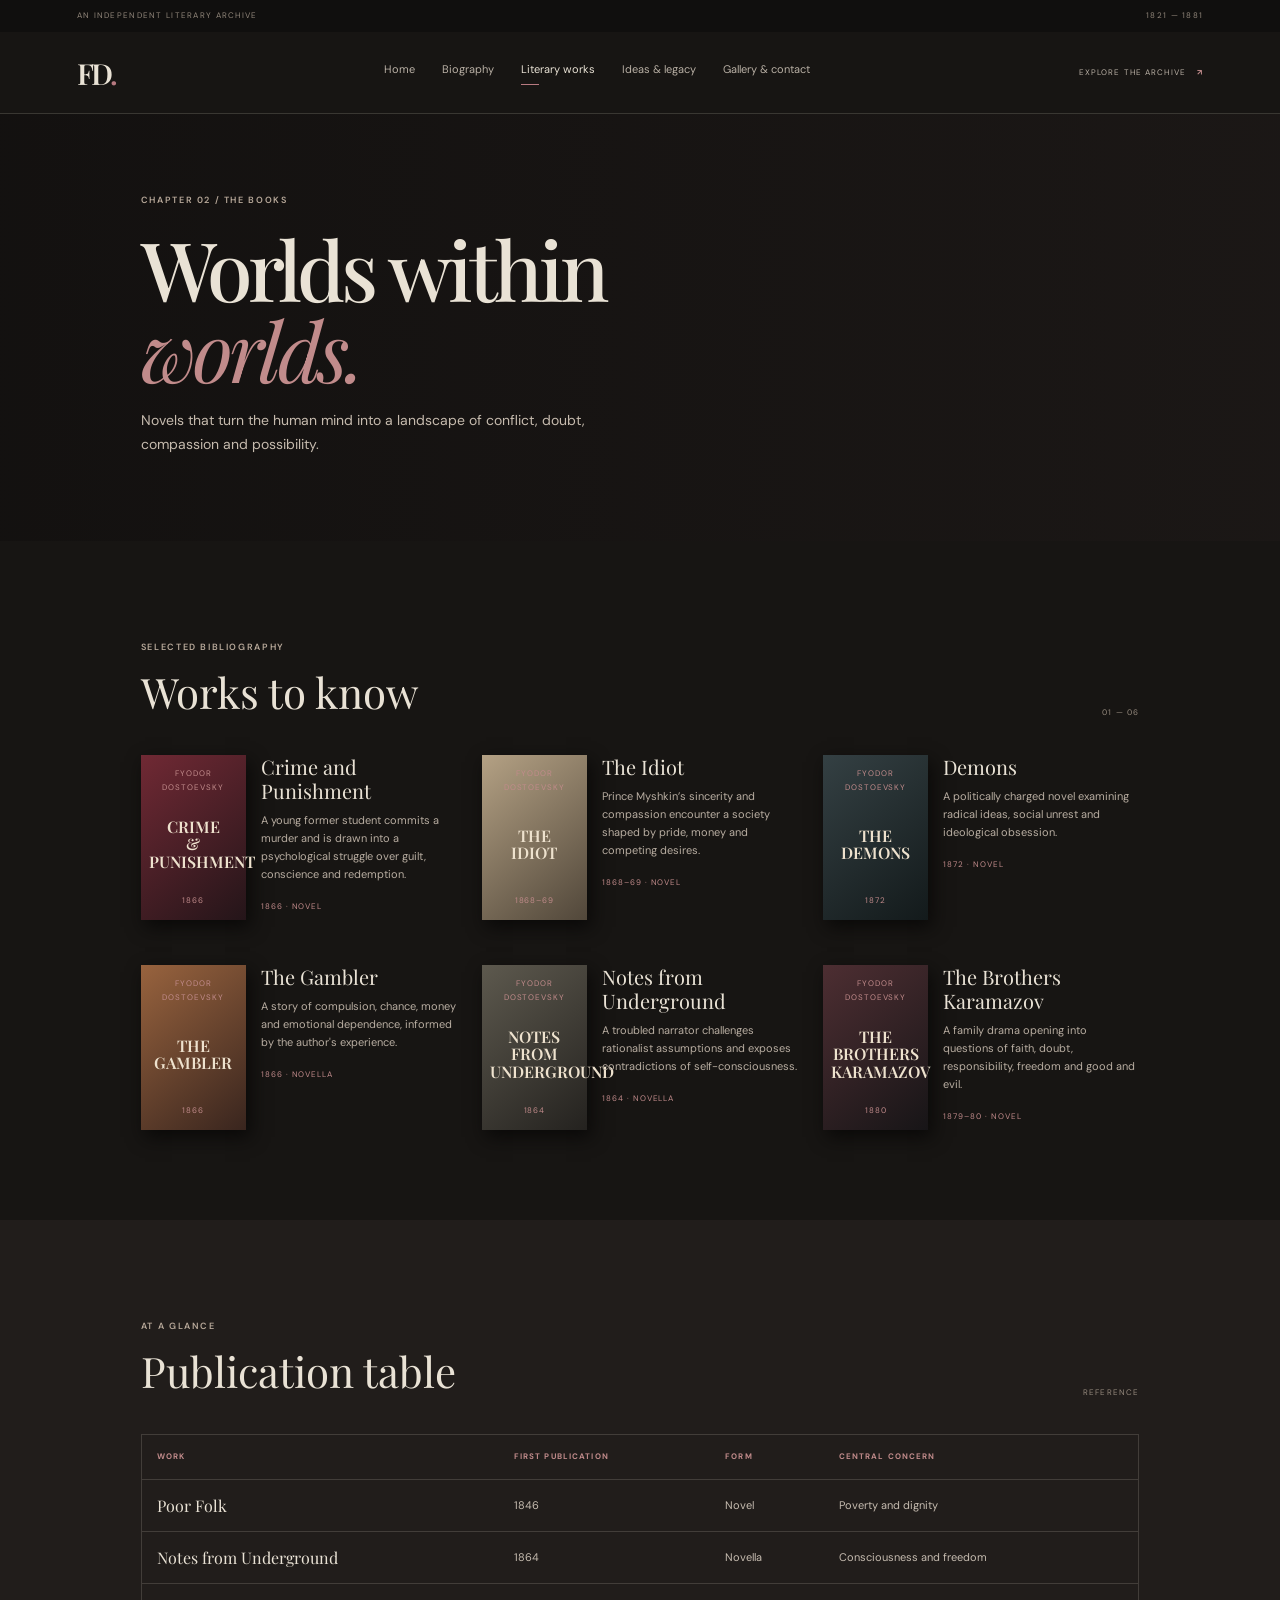
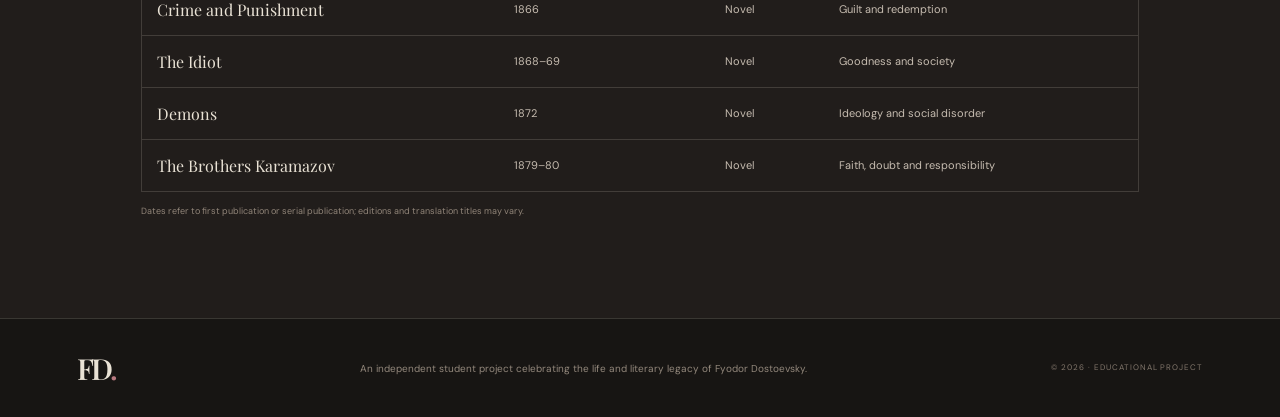
<file: works.html>
<!DOCTYPE html><html lang="en"><head><meta charset="UTF-8"><meta name="viewport" content="width=device-width, initial-scale=1.0">
<link rel="preconnect" href="https://fonts.googleapis.com"><link rel="preconnect" href="https://fonts.gstatic.com" crossorigin>
<link href="https://fonts.googleapis.com/css2?family=DM+Sans:wght@400;500;600&family=Playfair+Display:wght@400;500;600;700&display=swap" rel="stylesheet">
<link rel="stylesheet" href="style.css"><script src="script.js" defer></script><title>Literary Works — Fyodor Dostoevsky</title><meta name="description" content="An independent literary archive exploring the life, works and ideas of Fyodor Dostoevsky."></head><body>
<div class="topline"><span>AN INDEPENDENT LITERARY ARCHIVE</span><span>1821 — 1881</span></div>
<header class="site-header"><a class="wordmark" href="index.html">FD<span>.</span></a><button class="menu-toggle" aria-label="Open navigation" aria-expanded="false"><span></span><span></span></button><nav class="main-nav"><a class="" href="index.html">Home</a><a class="" href="biography.html">Biography</a><a class="active" href="works.html">Literary works</a><a class="" href="ideas.html">Ideas & legacy</a><a class="" href="gallery.html">Gallery & contact</a></nav><span class="header-note">EXPLORE THE ARCHIVE <b>↗</b></span></header>
<main><section class="page-hero" style="--bg:url('https://images.unsplash.com/photo-1507842217343-583bb7270b66?auto=format&fit=crop&w=1800&q=85')"><div><p class="eyebrow">CHAPTER 02 / THE BOOKS</p><h1>Worlds within<br><em>worlds.</em></h1><p>Novels that turn the human mind into a landscape of conflict, doubt, compassion and possibility.</p></div></section>
<section class="section"><div class="section-heading"><div><p class="eyebrow">SELECTED BIBLIOGRAPHY</p><h2>Works to know</h2></div><span>01 — 06</span></div><div class="books">
<article><div class="cover c1"><small>FYODOR DOSTOEVSKY</small><b>CRIME<br>&amp;<br>PUNISHMENT</b><small>1866</small></div><div><h3>Crime and Punishment</h3><p>A young former student commits a murder and is drawn into a psychological struggle over guilt, conscience and redemption.</p><small>1866 · NOVEL</small></div></article>
<article><div class="cover c2"><small>FYODOR DOSTOEVSKY</small><b>THE<br>IDIOT</b><small>1868–69</small></div><div><h3>The Idiot</h3><p>Prince Myshkin’s sincerity and compassion encounter a society shaped by pride, money and competing desires.</p><small>1868–69 · NOVEL</small></div></article>
<article><div class="cover c3"><small>FYODOR DOSTOEVSKY</small><b>THE<br>DEMONS</b><small>1872</small></div><div><h3>Demons</h3><p>A politically charged novel examining radical ideas, social unrest and ideological obsession.</p><small>1872 · NOVEL</small></div></article>
<article><div class="cover c4"><small>FYODOR DOSTOEVSKY</small><b>THE<br>GAMBLER</b><small>1866</small></div><div><h3>The Gambler</h3><p>A story of compulsion, chance, money and emotional dependence, informed by the author's experience.</p><small>1866 · NOVELLA</small></div></article>
<article><div class="cover c5"><small>FYODOR DOSTOEVSKY</small><b>NOTES FROM<br>UNDERGROUND</b><small>1864</small></div><div><h3>Notes from Underground</h3><p>A troubled narrator challenges rationalist assumptions and exposes contradictions of self-consciousness.</p><small>1864 · NOVELLA</small></div></article>
<article><div class="cover c6"><small>FYODOR DOSTOEVSKY</small><b>THE BROTHERS<br>KARAMAZOV</b><small>1880</small></div><div><h3>The Brothers Karamazov</h3><p>A family drama opening into questions of faith, doubt, responsibility, freedom and good and evil.</p><small>1879–80 · NOVEL</small></div></article></div></section>
<section class="section table-section"><div class="section-heading"><div><p class="eyebrow">AT A GLANCE</p><h2>Publication table</h2></div><span>REFERENCE</span></div><div class="table-wrap"><table><thead><tr><th>WORK</th><th>FIRST PUBLICATION</th><th>FORM</th><th>CENTRAL CONCERN</th></tr></thead><tbody><tr><td>Poor Folk</td><td>1846</td><td>Novel</td><td>Poverty and dignity</td></tr><tr><td>Notes from Underground</td><td>1864</td><td>Novella</td><td>Consciousness and freedom</td></tr><tr><td>Crime and Punishment</td><td>1866</td><td>Novel</td><td>Guilt and redemption</td></tr><tr><td>The Idiot</td><td>1868–69</td><td>Novel</td><td>Goodness and society</td></tr><tr><td>Demons</td><td>1872</td><td>Novel</td><td>Ideology and social disorder</td></tr><tr><td>The Brothers Karamazov</td><td>1879–80</td><td>Novel</td><td>Faith, doubt and responsibility</td></tr></tbody></table></div><p class="note">Dates refer to first publication or serial publication; editions and translation titles may vary.</p></section></main><footer class="site-footer"><a class="wordmark" href="index.html">FD<span>.</span></a><p>An independent student project celebrating the life and literary legacy of Fyodor Dostoevsky.</p><span>© 2026 · EDUCATIONAL PROJECT</span></footer></body></html>
</file>
<file: style.css>
*{box-sizing:border-box} :root{--bg:#171513;--panel:#211d1b;--paper:#e9e2d5;--muted:#b8ada1;--burg:#8d4651;--line:rgba(233,226,213,.16);--serif:"Playfair Display",Georgia,serif;--sans:"DM Sans",Arial,sans-serif}html{scroll-behavior:smooth}body{margin:0;background:var(--bg);color:var(--paper);font:14px/1.7 var(--sans)}a{color:inherit;text-decoration:none}img{display:block;max-width:100%}.topline{height:32px;background:#100f0e;padding:0 6%;display:flex;justify-content:space-between;align-items:center;color:#92877b;font-size:8px;letter-spacing:.16em}.site-header{height:82px;padding:0 6%;display:flex;justify-content:space-between;align-items:center;border-bottom:1px solid var(--line);position:relative;z-index:5;background:var(--bg)}.wordmark{font:600 29px var(--serif);letter-spacing:-.08em}.wordmark span{color:#b77980}.main-nav{display:flex;gap:27px}.main-nav a{font-size:11px;color:#b9b0a5}.main-nav a:hover,.main-nav a.active{color:var(--paper)}.main-nav a.active:after{content:"";display:block;width:18px;height:1px;background:#b77980;margin-top:6px}.header-note{font-size:8px;letter-spacing:.14em;color:#b9b0a5}.header-note b{color:#c18b8b;margin-left:8px}.menu-toggle{display:none}.hero{min-height:650px;padding:70px 11%;display:grid;grid-template-columns:1fr 1fr;align-items:center;gap:5%;background:radial-gradient(ellipse at 20% 55%,#302522,#171513 72%)}.eyebrow{font-size:9px;letter-spacing:.18em;color:#b8a99a;font-weight:600}.hero h1,.page-hero h1{font:500 clamp(60px,7vw,100px)/.98 var(--serif);letter-spacing:-.05em;margin:25px 0}.hero h1 em,.page-hero h1 em,h2 em{color:#c18b8b;font-weight:400}.hero-intro{max-width:380px;color:#c2b8aa;font-size:15px}.hero-actions{display:flex;align-items:center;gap:25px;margin-top:30px}.button{display:inline-block;padding:13px 19px;font-size:10px;letter-spacing:.05em;border:0;cursor:pointer}.light{background:var(--paper);color:var(--bg)}.outline{border:1px solid #76665d}.text-link,.arrow-link{font-size:11px;color:#d0c3b5}.hero-index{margin-top:70px;font-size:8px;letter-spacing:.15em;color:#93877b}.hero-portrait{height:490px;max-width:410px;width:100%;justify-self:end;position:relative}.hero-portrait:before{content:"";position:absolute;inset:15px -15px -15px 15px;border:1px solid #80535a}.hero-portrait img{height:100%;width:100%;object-fit:cover;object-position:top;filter:grayscale(1) sepia(.15) brightness(.8)}.portrait-caption{position:absolute;bottom:0;left:0;right:0;padding:35px 15px 13px;background:linear-gradient(transparent,#000);font-size:8px;letter-spacing:.12em;display:flex;justify-content:space-between}.portrait-stamp{position:absolute;right:-30px;top:25px;background:var(--burg);border-radius:50%;width:78px;height:78px;display:grid;place-content:center;text-align:center;font:11px/1.3 var(--serif);transform:rotate(8deg)}.section{padding:90px 11%}.paper{background:var(--paper);color:#211c18}.paper .eyebrow{color:#806c5e}.intro-grid{display:grid;grid-template-columns:1fr .85fr;gap:10%;margin-top:25px}.intro-grid h2,.closing h2,.legacy h2,.video-block h2,.contact-section h2{font:500 clamp(35px,4vw,55px)/1.15 var(--serif);margin:0}.paper h2 em{color:#74343e}.large-copy{font:19px/1.65 var(--serif);color:#4f453d;margin:0 0 15px}.paper p:not(.eyebrow){color:#756a5f}.section-heading{display:flex;justify-content:space-between;align-items:end;margin-bottom:35px}.section-heading h2{font:42px var(--serif);margin:8px 0 0}.section-heading>span{font-size:8px;color:#968a7e;letter-spacing:.14em}.feature-grid{display:grid;grid-template-columns:1.15fr 1fr 1fr;gap:14px}.feature{height:340px;position:relative;overflow:hidden}.feature-tall{height:410px;grid-row:span 2}.feature img{height:100%;width:100%;object-fit:cover;filter:grayscale(.5) brightness(.6);transition:.5s}.feature:hover img{transform:scale(1.04);filter:grayscale(.2) brightness(.8)}.feature div{position:absolute;inset:0;padding:23px;display:flex;flex-direction:column;justify-content:end;background:linear-gradient(transparent,rgba(0,0,0,.8))}.feature small{font-size:8px;letter-spacing:.15em;color:#d2b9ae}.feature h3{font:30px/1.1 var(--serif);margin:10px 0}.feature b{font-size:9px;font-weight:500}.quote{text-align:center;padding:90px 20px;background:#302321}.quote>span{font:85px/.7 var(--serif);color:#b4777d}.quote blockquote{font:italic clamp(26px,4vw,43px) var(--serif);margin:20px auto}.quote p{font-size:10px;color:#b5a79a}.closing{display:flex;justify-content:space-between;align-items:center;gap:25px}.closing h2{margin-top:15px}.site-footer{padding:30px 6%;border-top:1px solid var(--line);display:flex;align-items:center;justify-content:space-between;gap:20px}.site-footer p{font-size:10px;color:#93887c}.site-footer>span{font-size:8px;color:#82776c;letter-spacing:.12em}.page-hero{min-height:420px;padding:70px 11%;display:flex;align-items:center;position:relative;background:#26201e;isolation:isolate}.page-hero:before{content:"";position:absolute;inset:0;background:linear-gradient(90deg,rgba(18,16,15,.94),rgba(18,16,15,.55)),var(--bg) center/cover no-repeat;z-index:-1}.page-hero h1{font-size:clamp(55px,6.5vw,82px);margin:20px 0}.page-hero p:last-child{max-width:470px;color:#c6bbae}.timeline{max-width:850px;margin:45px auto 0;border-left:1px solid #754b51;padding-left:32px}.event{display:grid;grid-template-columns:100px 1fr;gap:18px;position:relative;padding-bottom:32px}.event:before{content:"";position:absolute;width:8px;height:8px;border-radius:50%;background:#b77980;left:-37px;top:9px}.event>b{font:20px var(--serif);color:#c18b8b}.event h3{font:22px var(--serif);margin:0 0 5px}.event p{font-size:12px;color:#b9aea2;margin:0}.image-note{display:grid;grid-template-columns:1.1fr .9fr;gap:7%;align-items:center;background:#29221f}.image-note img{height:280px;width:100%;object-fit:cover;filter:grayscale(.5)}.image-note h2{font:40px var(--serif);margin:8px 0}.image-note p:not(.eyebrow){font-size:12px;color:#c1b5a9}.books{display:grid;grid-template-columns:repeat(3,1fr);gap:45px 25px}.books article{display:grid;grid-template-columns:105px 1fr;gap:15px}.books h3{font:20px/1.2 var(--serif);margin:0 0 8px}.books p{font-size:11px;color:#b8ada1;line-height:1.65;margin:0 0 10px}.books article small{font-size:8px;letter-spacing:.12em;color:#c18b8b}.cover{height:165px;padding:12px 8px;display:flex;flex-direction:column;justify-content:space-between;text-align:center;color:#eee2ce;box-shadow:4px 7px 17px #0a0908}.cover small{font-size:6px;letter-spacing:.12em}.cover b{font:600 16px/1.1 var(--serif)}.c1{background:linear-gradient(140deg,#702934,#241519)}.c2{background:linear-gradient(140deg,#b4a184,#51473a)}.c3{background:linear-gradient(140deg,#344043,#131a1b)}.c4{background:linear-gradient(140deg,#98633e,#39251e)}.c5{background:linear-gradient(140deg,#5d594e,#24221f)}.c6{background:linear-gradient(140deg,#4d2e32,#171517)}.table-section{background:#211d1b}.table-wrap{overflow-x:auto;border:1px solid var(--line)}table{border-collapse:collapse;width:100%;min-width:620px;text-align:left}th,td{padding:15px;border-bottom:1px solid var(--line)}th{font-size:8px;letter-spacing:.14em;color:#c18b8b}td{font-size:11px;color:#c6bcb0}td:first-child{font:16px var(--serif);color:var(--paper)}tbody tr:last-child td{border:0}.note{font-size:9px;color:#918579;margin-top:12px}.ideas{display:grid;grid-template-columns:repeat(3,1fr);gap:1px;background:#59443f;padding-top:0;padding-bottom:0}.ideas article{background:var(--bg);padding:40px 25px;min-height:265px}.ideas small{font-size:8px;color:#c18b8b;letter-spacing:.15em}.ideas h3{font:30px/1.1 var(--serif);margin:20px 0 12px}.ideas p{font-size:11px;color:#b8ada1}.legacy{display:grid;grid-template-columns:1fr 1fr;background:#302321}.legacy img{width:100%;height:100%;min-height:390px;object-fit:cover;filter:grayscale(.5) brightness(.7)}.legacy>div{padding:70px 12%;align-self:center}.legacy h2{margin:18px 0}.legacy p:not(.eyebrow){font-size:12px;color:#c1b5a9}.gallery-grid{display:grid;grid-template-columns:1.15fr .85fr .85fr;grid-auto-rows:190px;gap:13px}.gallery-grid figure{position:relative;margin:0;overflow:hidden;background:#2c2521}.gallery-grid figure.large{grid-row:span 2}.gallery-grid img{width:100%;height:100%;object-fit:cover;filter:grayscale(.5) brightness(.72)}.gallery-grid figcaption{position:absolute;bottom:0;left:0;right:0;padding:25px 12px 10px;background:linear-gradient(transparent,#000);font:14px var(--serif)}.video-block{display:grid;grid-template-columns:.8fr 1.2fr;gap:8%;align-items:center;margin-top:85px}.video-block h2{margin:14px 0}.video-block p:not(.eyebrow){font-size:12px;color:#b8ada1}.video-frame{aspect-ratio:16/9;background:#090807;border:1px solid var(--line)}.video-frame iframe{width:100%;height:100%;border:0}.contact-section{display:grid;grid-template-columns:.8fr 1.2fr;gap:10%;background:#302321}.contact-section h2{font-size:52px;margin:15px 0}.contact-section>div>p:not(.eyebrow){font-size:12px;color:#c1b5a9}.contact-detail{border-top:1px solid var(--line);padding:13px 0;display:flex;flex-direction:column}.contact-detail small{font-size:8px;letter-spacing:.13em;color:#c18b8b}.contact-detail b{font-size:11px;font-weight:500}.contact-section form{background:#211c1a;padding:30px}.form-row{margin-bottom:16px}.form-row label{display:block;font-size:10px;margin-bottom:7px}.form-row input,.form-row select,.form-row textarea{width:100%;background:#171513;border:1px solid #51443e;color:var(--paper);padding:12px;font:12px var(--sans);outline:none}.form-row input:focus,.form-row select:focus,.form-row textarea:focus{border-color:#a45e67}.error{display:block;min-height:14px;color:#e39aa1;font-size:9px}.check-row{display:flex;align-items:center;gap:8px;font-size:10px;color:#c1b5a9}.check-row input{accent-color:#a45e67}.success{font-size:11px;color:#c8a58c;min-height:15px}.contact-section button{margin-top:16px}.contact-section .note{color:#918579}
@media(max-width:1000px){.main-nav{gap:15px}.header-note{display:none}.section{padding-left:8%;padding-right:8%}.hero{padding-left:8%;padding-right:8%}.books{grid-template-columns:repeat(2,1fr)}}
@media(max-width:760px){.site-header{height:68px;padding:0 5%}.menu-toggle{display:block;background:none;border:0}.menu-toggle:before,.menu-toggle:after{content:"";display:block;width:24px;height:1px;background:var(--paper);margin:6px}.main-nav{display:none;position:absolute;top:67px;left:0;right:0;background:#211d1b;padding:20px 7%;flex-direction:column;gap:15px}.main-nav.open{display:flex}.main-nav a{font-size:13px}.hero{grid-template-columns:1fr;padding:55px 7%;gap:40px}.hero h1{font-size:62px}.hero-portrait{justify-self:center;width:80%;height:390px}.section{padding:65px 7%}.intro-grid{grid-template-columns:1fr;gap:20px}.feature-grid{grid-template-columns:1fr 1fr}.feature,.feature-tall{height:280px;grid-row:auto}.feature-tall{grid-column:span 2;height:330px}.closing{flex-direction:column;align-items:flex-start}.page-hero{min-height:360px;padding:55px 7%}.page-hero h1{font-size:56px}.image-note,.legacy,.video-block,.contact-section{grid-template-columns:1fr}.image-note{gap:20px}.image-note img{height:230px}.ideas{grid-template-columns:repeat(2,1fr)}.legacy img{min-height:260px;max-height:320px}.legacy>div{padding:50px 7%}.video-block{gap:25px;margin-top:60px}.contact-section{gap:30px}.gallery-grid{grid-template-columns:1fr 1fr;grid-auto-rows:160px}.gallery-grid figure.large{grid-row:span 2}.site-footer{flex-wrap:wrap;padding:25px 6%}.site-footer p{order:3;flex-basis:100%;margin:0}.event{grid-template-columns:80px 1fr}.books{gap:40px 15px}.books article{grid-template-columns:90px 1fr}.cover{height:145px}}
@media(max-width:480px){.topline{font-size:7px;padding:0 4%}.hero h1{font-size:54px}.hero-portrait{width:88%;height:350px}.hero-actions{align-items:flex-start;flex-direction:column;gap:15px}.hero-index{margin-top:40px;font-size:7px}.feature-grid,.ideas{grid-template-columns:1fr}.feature-tall{grid-column:auto}.section-heading h2{font-size:34px}.books{grid-template-columns:1fr}.books article{grid-template-columns:105px 1fr}.cover{height:160px}.gallery-grid{grid-auto-rows:135px;gap:8px}.gallery-grid figcaption{font-size:11px;padding:20px 8px 8px}.contact-section form{padding:22px 16px}.contact-section h2{font-size:46px}.event{grid-template-columns:1fr;gap:4px}.event>b{font-size:18px}.page-hero h1{font-size:49px}.site-footer>span{font-size:7px}}
</file>
